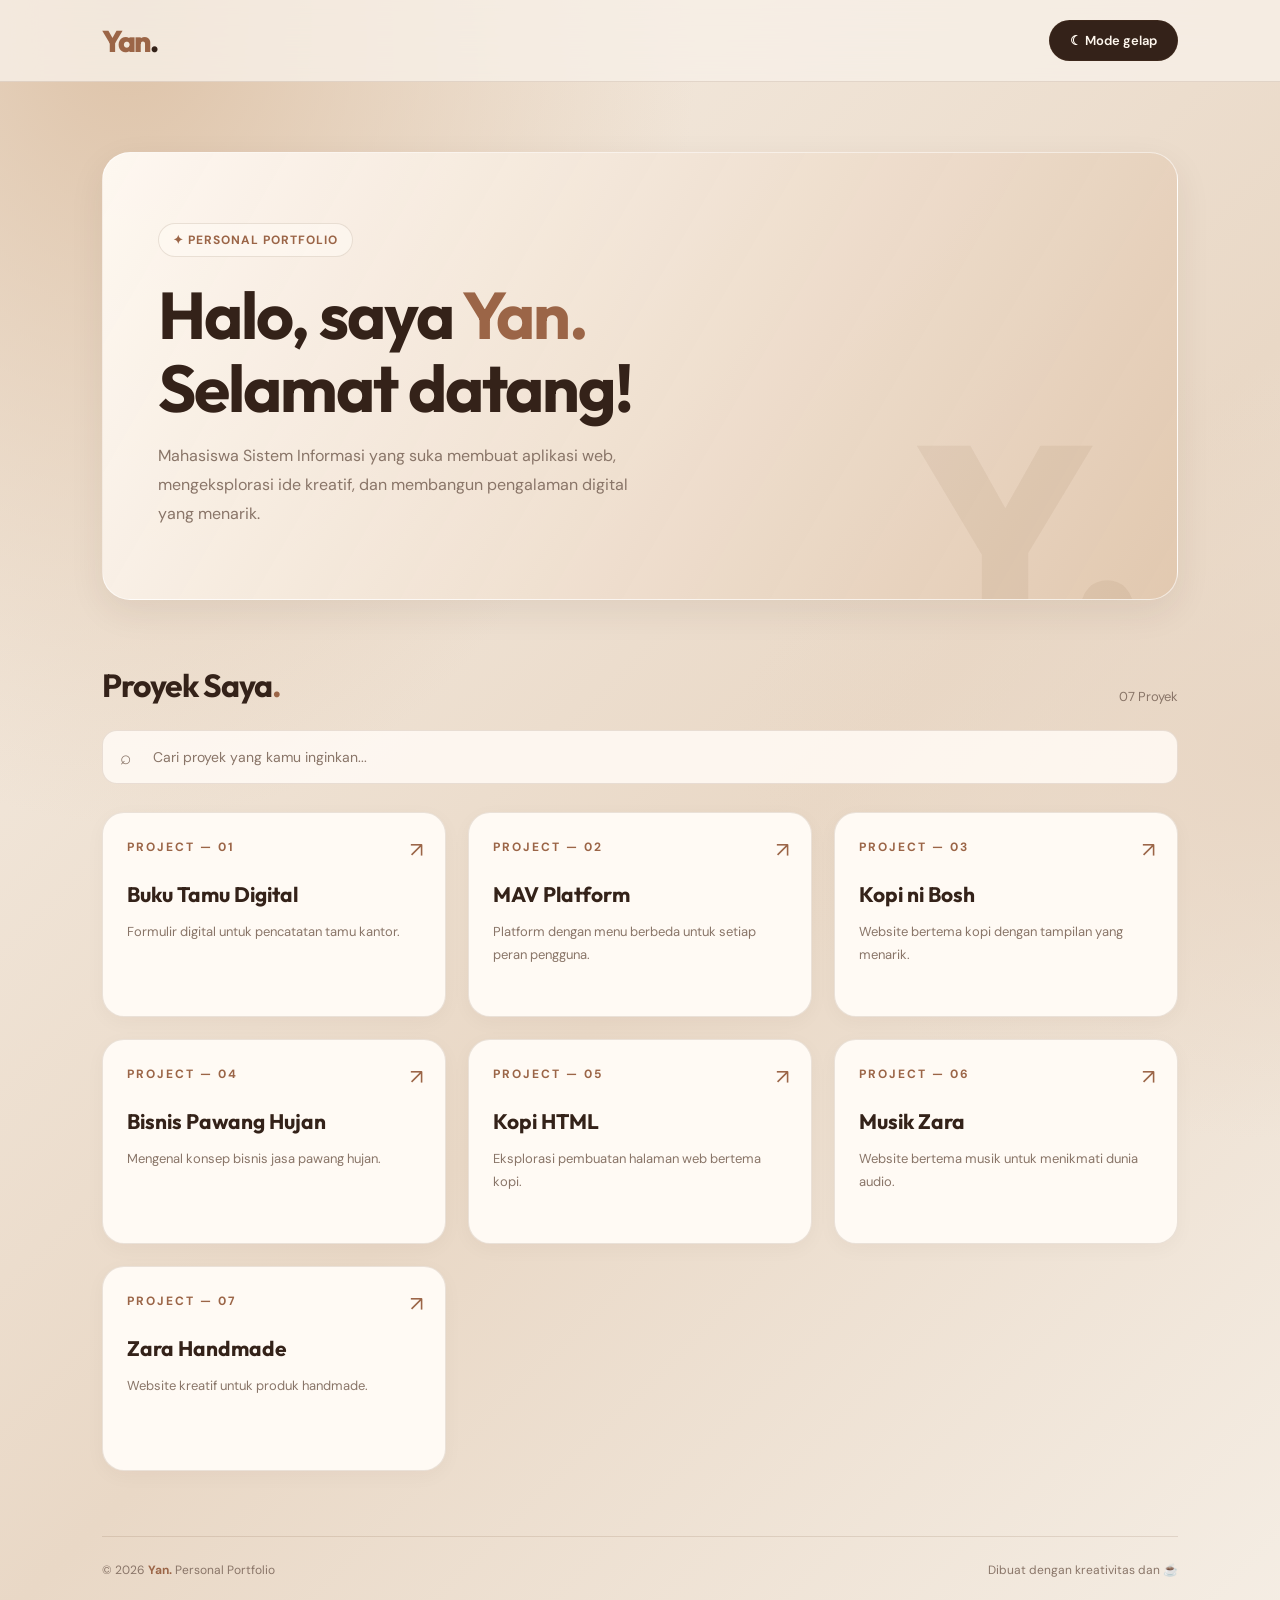
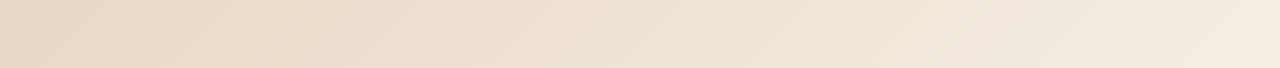
<file: index.html>
<!DOCTYPE html>
<html lang="id">
<head>
    <meta charset="UTF-8">
    <meta name="viewport" content="width=device-width, initial-scale=1.0">
    <title>Portofolio Yan</title>

    <link rel="preconnect" href="https://fonts.googleapis.com">
    <link href="https://fonts.googleapis.com/css2?family=DM+Sans:wght@400;500;600;700&family=Outfit:wght@400;500;600;700;800&display=swap" rel="stylesheet">

    <style>
        :root {
            --bg: #f5eee5;
            --card: #fffaf4;
            --text: #342219;
            --muted: #897568;
            --accent: #9b6547;
            --border: rgba(107, 70, 47, 0.14);
            --shadow: 0 12px 35px rgba(69, 42, 25, 0.08);
        }

        * {
            margin: 0;
            padding: 0;
            box-sizing: border-box;
        }

        html {
            scroll-behavior: smooth;
        }

        body {
            min-height: 100vh;
            font-family: 'DM Sans', sans-serif;
            color: var(--text);
            background:
                radial-gradient(ellipse at 10% 0%, #ddc2a7, transparent 35%),
                radial-gradient(ellipse at 100% 45%, #e8d6c4, transparent 30%),
                linear-gradient(135deg, #f7f0e7, #e9d8c6 55%, #f5eee5);
            transition: background 0.3s, color 0.3s;
        }

        /* HEADER */
        .header {
            position: sticky;
            top: 0;
            z-index: 10;
            display: flex;
            justify-content: space-between;
            align-items: center;
            padding: 20px 8%;
            background: rgba(247, 240, 231, 0.82);
            backdrop-filter: blur(18px);
            border-bottom: 1px solid var(--border);
        }

        .logo {
            font-family: 'Outfit', sans-serif;
            font-size: 30px;
            font-weight: 800;
            letter-spacing: -1.5px;
            color: var(--accent);
        }

        .logo span {
            color: var(--text);
        }

        #tombol-tema {
            padding: 11px 20px;
            border: 1px solid var(--border);
            border-radius: 50px;
            background: var(--text);
            color: #fff8ef;
            font-family: inherit;
            font-size: 13px;
            font-weight: 600;
            cursor: pointer;
            transition: 0.25s;
        }

        #tombol-tema:hover {
            background: var(--accent);
            transform: translateY(-2px);
        }

        /* KONTEN */
        .isi {
            width: min(1100px, 84%);
            margin: auto;
            padding: 70px 0 90px;
        }

        /* HERO */
        .perkenalan {
            position: relative;
            overflow: hidden;
            padding: 70px 55px;
            margin-bottom: 65px;
            border: 1px solid rgba(255, 255, 255, 0.6);
            border-radius: 28px;
            background: linear-gradient(
                120deg,
                rgba(255, 250, 244, 0.95),
                rgba(224, 198, 173, 0.88)
            );
            box-shadow: var(--shadow);
            animation: muncul 0.8s ease;
        }

        .label-atas {
            display: inline-block;
            margin-bottom: 22px;
            padding: 8px 14px;
            border: 1px solid var(--border);
            border-radius: 50px;
            color: var(--accent);
            background: rgba(255, 250, 244, 0.6);
            font-size: 12px;
            font-weight: 700;
            letter-spacing: 1px;
            text-transform: uppercase;
        }

        .perkenalan h1 {
            position: relative;
            z-index: 1;
            max-width: 650px;
            margin-bottom: 18px;
            font-family: 'Outfit', sans-serif;
            font-size: clamp(38px, 6vw, 66px);
            line-height: 1.1;
            letter-spacing: -2px;
        }

        .perkenalan h1 span {
            color: var(--accent);
        }

        .perkenalan p {
            position: relative;
            z-index: 1;
            max-width: 470px;
            color: var(--muted);
            font-size: 16px;
            line-height: 1.8;
        }

        .dekorasi {
            position: absolute;
            right: 30px;
            bottom: -65px;
            font-family: 'Outfit', sans-serif;
            font-size: 260px;
            font-weight: 800;
            line-height: 1;
            color: rgba(121, 77, 48, 0.08);
            pointer-events: none;
        }

        /* JUDUL */
        .judul-proyek {
            display: flex;
            justify-content: space-between;
            align-items: end;
            gap: 15px;
            margin-bottom: 25px;
        }

        .judul-proyek h2 {
            font-family: 'Outfit', sans-serif;
            font-size: 32px;
            letter-spacing: -1px;
        }

        .jumlah {
            color: var(--muted);
            font-size: 13px;
        }

        /* PENCARIAN */
        .pencarian {
            position: relative;
            margin-bottom: 28px;
        }

        .ikon-cari {
            position: absolute;
            top: 50%;
            left: 18px;
            transform: translateY(-50%);
            font-size: 19px;
            color: var(--muted);
        }

        #cari {
            display: block;
            width: 100%;
            padding: 17px 20px 17px 50px;
            border: 1px solid var(--border);
            border-radius: 15px;
            outline: none;
            background: rgba(255, 250, 244, 0.88);
            color: var(--text);
            font-family: inherit;
            font-size: 14px;
            transition: 0.25s;
        }

        #cari::placeholder {
            color: var(--muted);
        }

        #cari:focus {
            border-color: var(--accent);
            box-shadow: 0 0 0 4px rgba(155, 101, 71, 0.12);
        }

        /* KARTU PROYEK */
        .daftar-proyek {
            display: grid;
            grid-template-columns: repeat(3, minmax(0, 1fr));
            gap: 22px;
        }

        .kartu {
            position: relative;
            display: flex;
            min-height: 205px;
            flex-direction: column;
            justify-content: space-between;
            overflow: hidden;
            padding: 26px 24px;
            border: 1px solid var(--border);
            border-radius: 22px;
            background: var(--card);
            color: var(--text);
            text-decoration: none;
            box-shadow: 0 5px 20px rgba(69, 42, 25, 0.035);
            transition: transform 0.3s, box-shadow 0.3s,
                        border-color 0.3s;
            animation: muncul 0.6s ease both;
        }

        .kartu::before {
            content: "";
            position: absolute;
            top: 0;
            left: 0;
            width: 100%;
            height: 4px;
            background: linear-gradient(90deg, #75452d, #c69b77);
            transform: scaleX(0);
            transform-origin: left;
            transition: transform 0.3s;
        }

        .kartu:hover {
            transform: translateY(-7px);
            border-color: rgba(155, 101, 71, 0.4);
            box-shadow: 0 18px 35px rgba(69, 42, 25, 0.12);
        }

        .kartu:hover::before {
            transform: scaleX(1);
        }

        .nomor {
            margin-bottom: 25px;
            color: var(--accent);
            font-size: 12px;
            font-weight: 700;
            letter-spacing: 2px;
        }

        .kartu h3 {
            max-width: 85%;
            margin-bottom: 12px;
            font-family: 'Outfit', sans-serif;
            font-size: 21px;
            line-height: 1.35;
        }

        .kartu p {
            color: var(--muted);
            font-size: 13px;
            line-height: 1.8;
        }

        .panah {
            position: absolute;
            top: 23px;
            right: 22px;
            color: var(--accent);
            font-size: 21px;
            transition: transform 0.3s;
        }

        .kartu:hover .panah {
            transform: translate(4px, -4px);
        }

        /* PESAN PENCARIAN */
        .pesan-kosong {
            display: none;
            padding: 45px 15px;
            color: var(--muted);
            text-align: center;
            line-height: 1.8;
        }

        /* FOOTER */
        .footer {
            margin-top: 65px;
            padding-top: 25px;
            border-top: 1px solid var(--border);
            display: flex;
            justify-content: space-between;
            gap: 15px;
            flex-wrap: wrap;
            color: var(--muted);
            font-size: 12px;
        }

        .footer strong {
            color: var(--accent);
        }

        /* MODE GELAP */
        body.mode-gelap {
            --text: #f4e8dc;
            --muted: #bba795;
            --accent: #d6a27d;
            --card: #302219;
            --border: rgba(239, 215, 195, 0.12);
            --shadow: 0 12px 35px rgba(0, 0, 0, 0.15);

            background:
                radial-gradient(ellipse at 10% 0%, #4c3325, transparent 35%),
                radial-gradient(ellipse at 100% 45%, #3a291f, transparent 30%),
                linear-gradient(135deg, #211812, #302219 55%, #211812);
        }

        body.mode-gelap .header {
            background: rgba(33, 24, 18, 0.85);
        }

        body.mode-gelap .perkenalan {
            background: linear-gradient(120deg, #39281e, #4a3426);
            border-color: var(--border);
        }

        body.mode-gelap .label-atas {
            background: rgba(33, 24, 18, 0.45);
        }

        body.mode-gelap #cari {
            background: #302219;
            color: var(--text);
        }

        body.mode-gelap #tombol-tema {
            background: #ead6c3;
            color: #302219;
        }

        /* ANIMASI */
        @keyframes muncul {
            from {
                opacity: 0;
                transform: translateY(15px);
            }
            to {
                opacity: 1;
                transform: translateY(0);
            }
        }

        /* RESPONSIVE */
        @media (max-width: 900px) {
            .isi {
                width: 88%;
            }

            .daftar-proyek {
                grid-template-columns: repeat(2, minmax(0, 1fr));
            }

            .perkenalan {
                padding: 55px 35px;
            }
        }

        @media (max-width: 560px) {
            .header {
                padding: 17px 6%;
            }

            .logo {
                font-size: 26px;
            }

            #tombol-tema {
                padding: 10px 14px;
            }

            .isi {
                width: 90%;
                padding-top: 40px;
            }

            .perkenalan {
                padding: 42px 24px;
                margin-bottom: 45px;
                border-radius: 22px;
            }

            .perkenalan h1 {
                font-size: 42px;
                letter-spacing: -1.5px;
            }

            .perkenalan p {
                font-size: 14px;
            }

            .dekorasi {
                right: 0;
                font-size: 150px;
            }

            .judul-proyek h2 {
                font-size: 27px;
            }

            .daftar-proyek {
                grid-template-columns: 1fr;
                gap: 16px;
            }

            .kartu {
                min-height: 175px;
                padding: 24px;
            }

            .footer {
                flex-direction: column;
            }
        }
    </style>
</head>

<body>

    <!-- HEADER -->
    <header class="header">
        <h2 class="logo">Yan<span>.</span></h2>
        <button id="tombol-tema" type="button">
            ☾ Mode gelap
        </button>
    </header>

    <main class="isi">

        <!-- PERKENALAN -->
        <section class="perkenalan">
            <span class="label-atas">✦ Personal Portfolio</span>

            <h1>
                Halo, saya <span>Yan.</span><br>
                Selamat datang!
            </h1>

            <p>
                Mahasiswa Sistem Informasi yang suka membuat aplikasi web,
                mengeksplorasi ide kreatif, dan membangun pengalaman digital
                yang menarik.
            </p>

            <div class="dekorasi">Y.</div>
        </section>

        <!-- DAFTAR PROYEK -->
        <section id="proyek">
            <div class="judul-proyek">
                <h2>Proyek Saya<span style="color:var(--accent)">.</span></h2>
                <span class="jumlah" id="jumlah-proyek">07 Proyek</span>
            </div>

            <!-- PENCARIAN -->
            <div class="pencarian">
                <span class="ikon-cari">⌕</span>
                <input
                    type="text"
                    id="cari"
                    placeholder="Cari proyek yang kamu inginkan..."
                    aria-label="Cari proyek"
                >
            </div>

            <!-- KARTU -->
            <div class="daftar-proyek">

                <a class="kartu" href="buku-tamu-digital/index.html">
                    <div>
                        <div class="nomor">PROJECT — 01</div>
                        <h3>Buku Tamu Digital</h3>
                        <p>Formulir digital untuk pencatatan tamu kantor.</p>
                    </div>
                    <span class="panah">↗</span>
                </a>

                <a class="kartu" href="mav-platform/index.html">
                    <div>
                        <div class="nomor">PROJECT — 02</div>
                        <h3>MAV Platform</h3>
                        <p>Platform dengan menu berbeda untuk setiap peran pengguna.</p>
                    </div>
                    <span class="panah">↗</span>
                </a>

                <a class="kartu" href="web zara/kopinihbos/kopi-senja.html">
                    <div>
                        <div class="nomor">PROJECT — 03</div>
                        <h3>Kopi ni Bosh</h3>
                        <p>Website bertema kopi dengan tampilan yang menarik.</p>
                    </div>
                    <span class="panah">↗</span>
                </a>

                <a class="kartu" href="web zara/Pawang hujan/index.html">
                    <div>
                        <div class="nomor">PROJECT — 04</div>
                        <h3>Bisnis Pawang Hujan</h3>
                        <p>Mengenal konsep bisnis jasa pawang hujan.</p>
                    </div>
                    <span class="panah">↗</span>
                </a>

                <a class="kartu" href="web zara/pertemuan 11/kopi.html">
                    <div>
                        <div class="nomor">PROJECT — 05</div>
                        <h3>Kopi HTML</h3>
                        <p>Eksplorasi pembuatan halaman web bertema kopi.</p>
                    </div>
                    <span class="panah">↗</span>
                </a>

                <a class="kartu" href="web zara/websitemusikzara/index.html">
                    <div>
                        <div class="nomor">PROJECT — 06</div>
                        <h3>Musik Zara</h3>
                        <p>Website bertema musik untuk menikmati dunia audio.</p>
                    </div>
                    <span class="panah">↗</span>
                </a>

                <a class="kartu" href="web zara/ZARA_HANDMADE ppwd/index.html">
                    <div>
                        <div class="nomor">PROJECT — 07</div>
                        <h3>Zara Handmade</h3>
                        <p>Website kreatif untuk produk handmade.</p>
                    </div>
                    <span class="panah">↗</span>
                </a>

            </div>

            <p id="pesan-kosong" class="pesan-kosong">
                <strong>Yah, proyeknya belum ditemukan.</strong><br>
                Coba gunakan kata kunci yang lain, ya!
            </p>
        </section>

        <!-- FOOTER -->
        <footer class="footer">
            <p>© 2026 <strong>Yan.</strong> Personal Portfolio</p>
            <p>Dibuat dengan kreativitas dan ☕</p>
        </footer>

    </main>

    <script>
        const tombolTema = document.getElementById('tombol-tema');
        const inputCari = document.getElementById('cari');
        const kartuProyek = document.querySelectorAll('.kartu');
        const pesanKosong = document.getElementById('pesan-kosong');
        const jumlahProyek = document.getElementById('jumlah-proyek');

        // MODE GELAP DAN TERANG
        tombolTema.addEventListener('click', function () {
            document.body.classList.toggle('mode-gelap');

            const modeGelap =
                document.body.classList.contains('mode-gelap');

            tombolTema.textContent = modeGelap
                ? '☀ Mode terang'
                : '☾ Mode gelap';
        });

        // PENCARIAN PROYEK
        inputCari.addEventListener('input', function () {
            const kataKunci = inputCari.value.toLowerCase().trim();
            let jumlahTampil = 0;

            kartuProyek.forEach(function (kartu) {
                const teks = kartu.textContent.toLowerCase();
                const cocok = teks.includes(kataKunci);

                kartu.style.display = cocok ? 'flex' : 'none';

                if (cocok) {
                    jumlahTampil++;
                }
            });

            pesanKosong.style.display =
                jumlahTampil === 0 ? 'block' : 'none';

            jumlahProyek.textContent =
                String(jumlahTampil).padStart(2, '0') + ' Proyek';
        });
    </script>

</body>
</html>
</file>
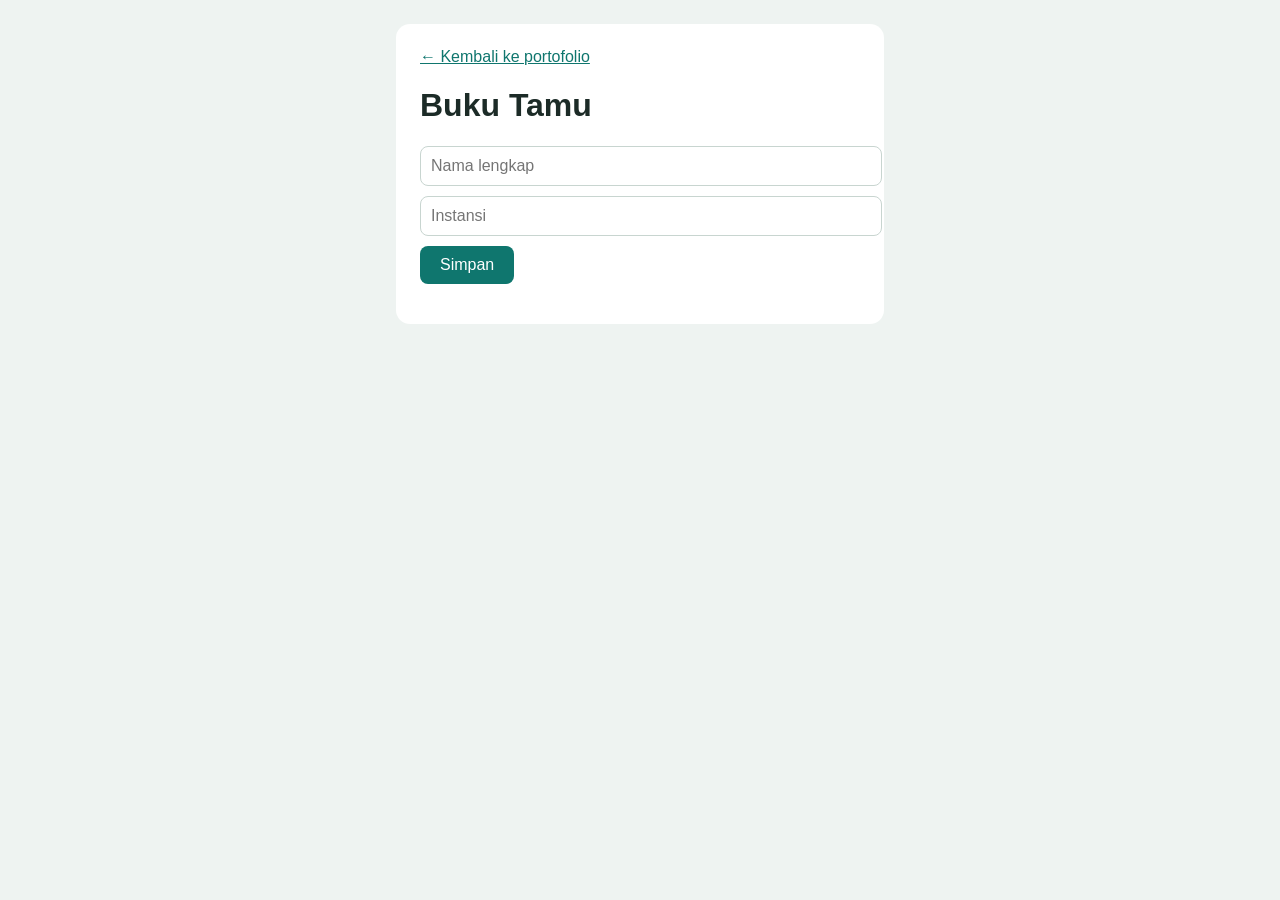
<file: buku-tamu-digital/index.html>
<!DOCTYPE html>
<html lang="id">

<head>
    <meta charset="UTF-8">
    <meta name="viewport" content="width=device-width, initial-scale=1">
    <title>Buku Tamu Digital</title>
    <link rel="stylesheet" href="style.css">
</head>

<body>
    <div class="kotak"> <!-- ../ artinya "naik satu folder", lalu buka index.html utama --> <a
            href="../index.html">&larr; Kembali ke portofolio</a>
        <h1>Buku Tamu</h1> <input id="nama" placeholder="Nama lengkap"> <input id="instansi" placeholder="Instansi">
        <button id="simpan">Simpan</button>
        <ul id="daftar"></ul>
    </div>
    <script src="script.js"></script>
</body>

</html>
</file>
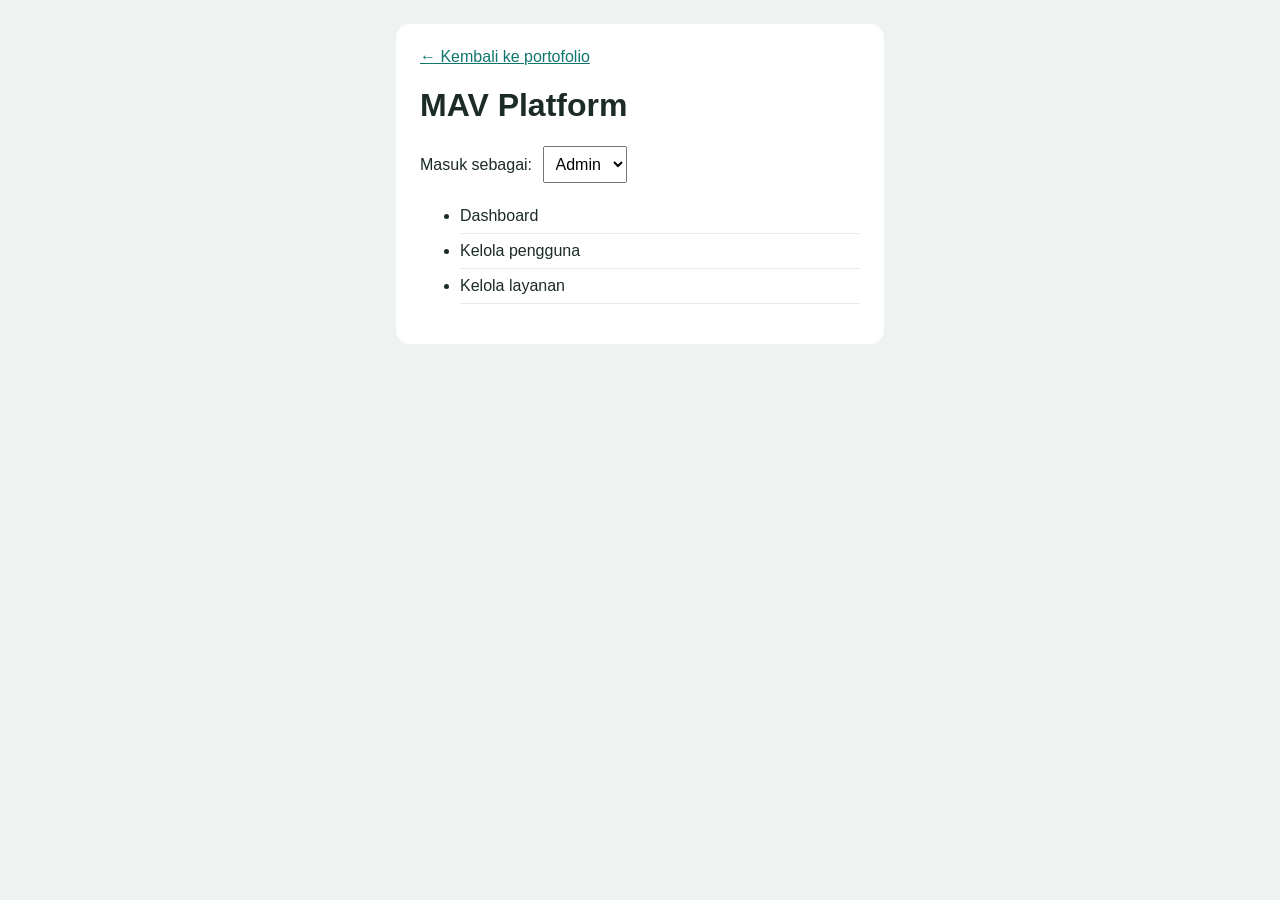
<file: mav-platform/index.html>
<!DOCTYPE html>
<html lang="id">

<head>
    <meta charset="UTF-8">
    <meta name="viewport" content="width=device-width, initial-scale=1">
    <title>MAV Platform</title>
    <link rel="stylesheet" href="style.css">
</head>

<body>
    <div class="kotak"> <a href="../index.html">&larr; Kembali ke portofolio</a>
        <h1>MAV Platform</h1> <label>Masuk sebagai: <select id="peran">
                <option value="admin">Admin</option>
                <option value="staf">Staf</option>
                <option value="tamu">Tamu</option>
            </select> </label>
        <ul id="menu"></ul>
    </div>
    <script src="script.js"></script>
</body>

</html>
</file>
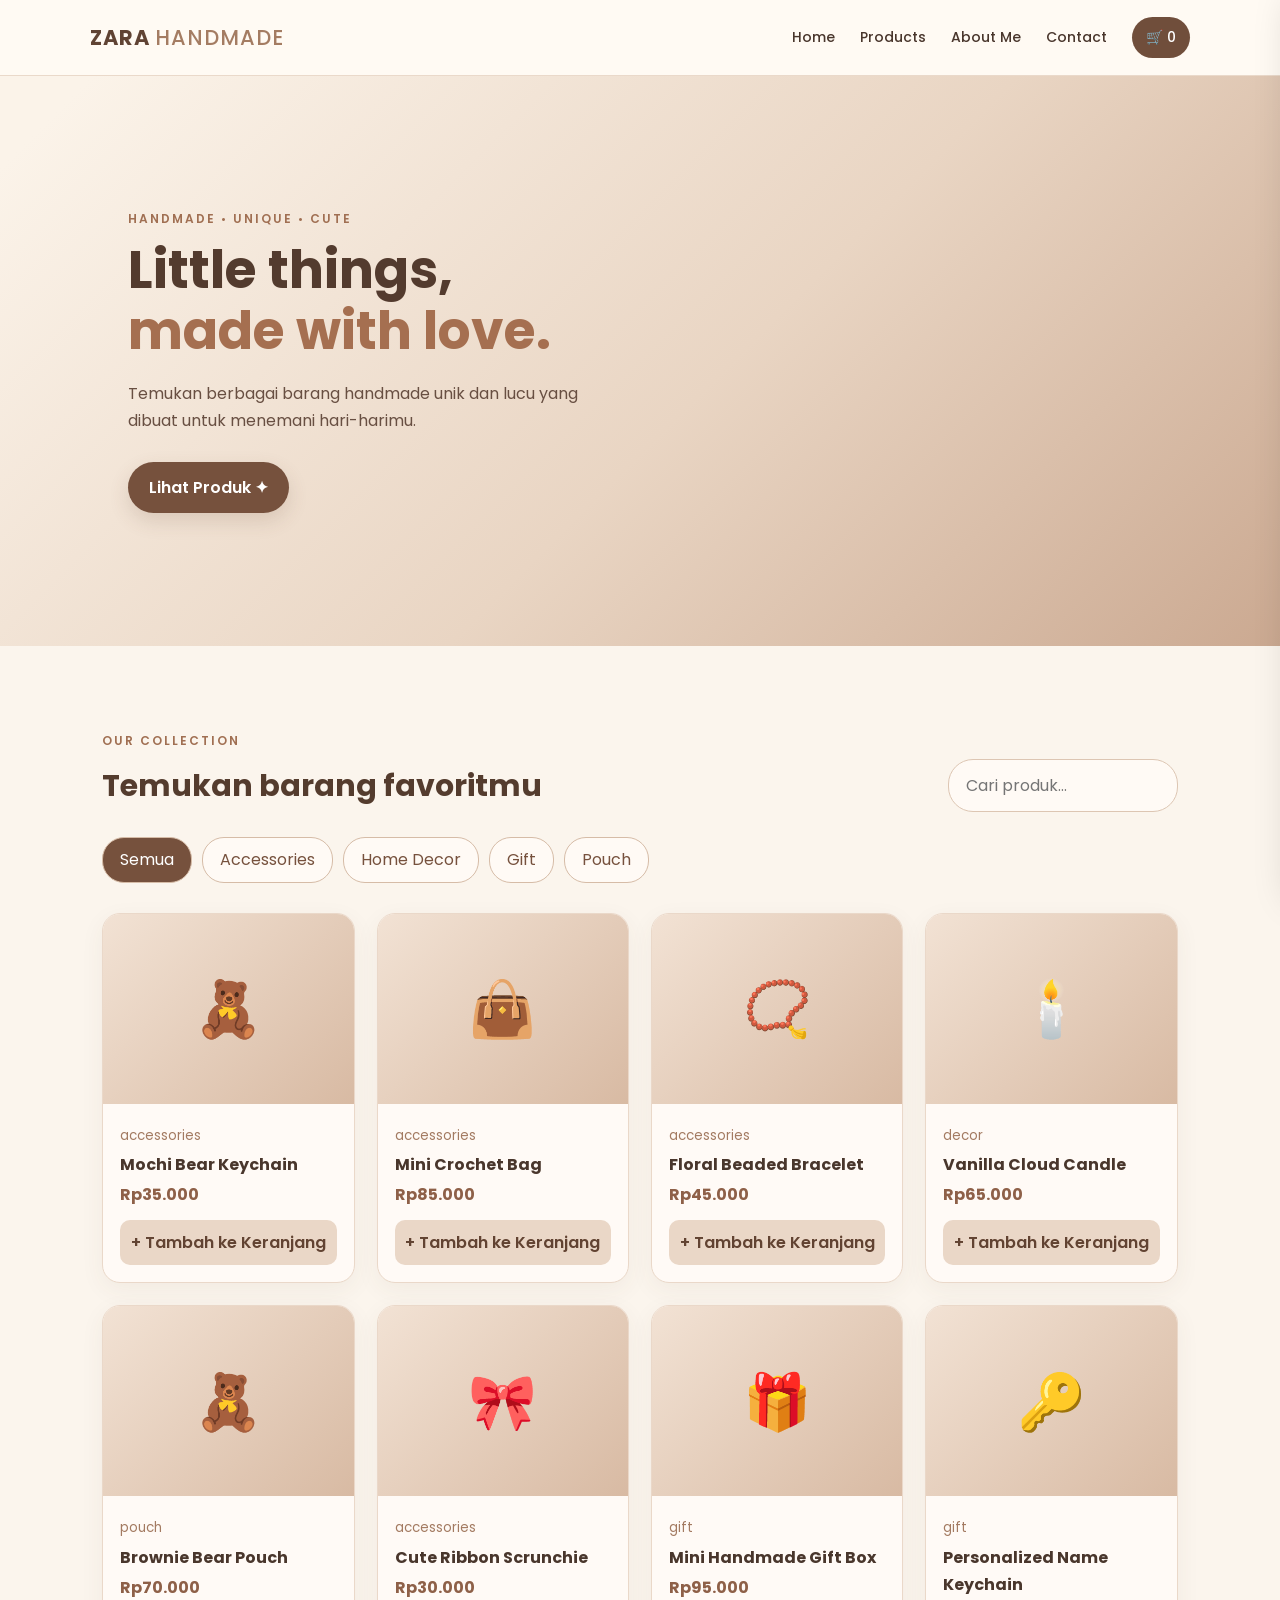
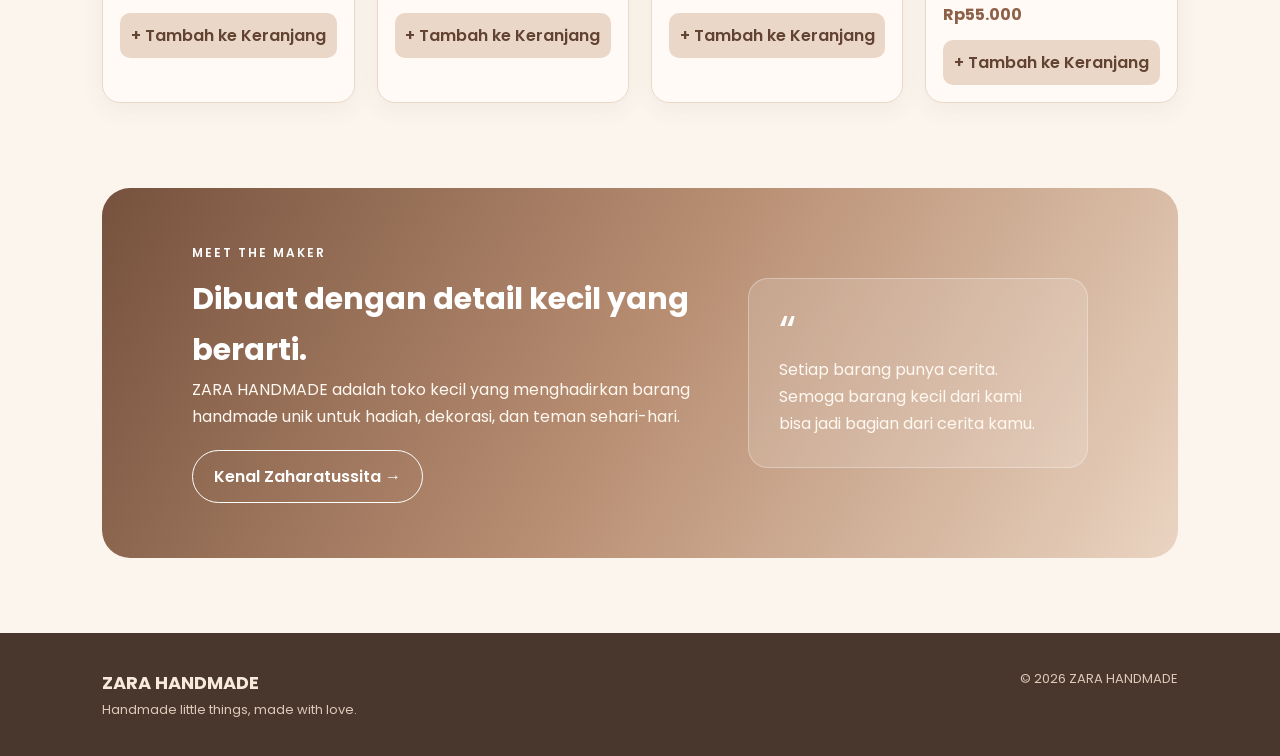
<file: web zara/ZARA_HANDMADE ppwd/index.html>
<!DOCTYPE html>
<html lang="id">
<head>
    
    <meta charset="UTF-8">
    <meta name="viewport" content="width=device-width, initial-scale=1.0">
    <title>ZARA HANDMADE | Handmade with Love</title>
    <link rel="preconnect" href="https://fonts.googleapis.com">
    <link rel="preconnect" href="https://fonts.gstatic.com" crossorigin>
    <link href="https://fonts.googleapis.com/css2?family=Poppins:wght@400;500;600;700&display=swap" rel="stylesheet">
    <link rel="stylesheet" href="style.css">
</head>
<body>

<header class="navbar">
    <a href="index.html" class="logo">ZARA <span>HANDMADE</span></a>
    <button class="menu-btn" id="menuBtn">☰</button>
    <nav id="navMenu">
        <a href="#home">Home</a>
        <a href="#produk">Products</a>
        <a href="profil.html">About Me</a>
        <a href="profil.html#kontak">Contact</a>
        <button id="btnCart" class="cart-btn">🛒 <span id="cartCount">0</span></button>
    </nav>
</header>

<main>
    <section class="hero" id="home">
        <div class="hero-text">
            <p class="eyebrow">HANDMADE • UNIQUE • CUTE</p>
            <h1>Little things,<br><span>made with love.</span></h1>
            <p>Temukan berbagai barang handmade unik dan lucu yang dibuat untuk menemani hari-harimu.</p>
            <a href="#produk" class="primary-btn">Lihat Produk ✦</a>
        </div>
        <div class="hero-card">
            <div class="hero-circle">♡</div>
            <p>made slowly<br>made specially</p>
        </div>
    </section>

    <section class="section" id="produk">
        <div class="section-heading">
            <div>
                <p class="eyebrow">OUR COLLECTION</p>
                <h2>Temukan barang favoritmu</h2>
            </div>
            <input type="text" id="searchInput" placeholder="Cari produk...">
        </div>

        <div class="filter-row">
            <button class="filter active" data-category="all">Semua</button>
            <button class="filter" data-category="accessories">Accessories</button>
            <button class="filter" data-category="decor">Home Decor</button>
            <button class="filter" data-category="gift">Gift</button>
            <button class="filter" data-category="pouch">Pouch</button>
        </div>

        <div class="product-grid" id="productList"></div>
    </section>

    <section class="mini-about">
        <div>
            <p class="eyebrow">MEET THE MAKER</p>
            <h2>Dibuat dengan detail kecil yang berarti.</h2>
            <p>ZARA HANDMADE adalah toko kecil yang menghadirkan barang handmade unik untuk hadiah, dekorasi, dan teman sehari-hari.</p>
            <a href="profil.html" class="outline-btn">Kenal Zaharatussita →</a>
        </div>
        <div class="quote-card">
            <span>“</span>
            <p>Setiap barang punya cerita. Semoga barang kecil dari kami bisa jadi bagian dari cerita kamu.</p>
        </div>
    </section>
</main>

<footer>
    <div>
        <h3>ZARA HANDMADE</h3>
        <p>Handmade little things, made with love.</p>
    </div>
    <p>© 2026 ZARA HANDMADE</p>
</footer>

<aside class="cart-sidebar" id="cartSidebar">
    <div class="cart-header">
        <h2>Your Cart</h2>
        <button id="closeCart">×</button>
    </div>
    <div id="cartItems" class="cart-items"></div>
    <div class="cart-summary">
        <div><span>Subtotal</span><strong id="subtotal">Rp0</strong></div>
        <div><span>Diskon</span><strong id="discount">Rp0</strong></div>
        <div class="total"><span>Total</span><strong id="total">Rp0</strong></div>
        <button id="checkoutBtn" class="primary-btn full">Checkout</button>
    </div>
</aside>

<div class="overlay" id="overlay"></div>
<div class="toast" id="toast">Produk ditambahkan ♡</div>

<div class="modal" id="buyerModal">
    <div class="modal-box">
        <button class="modal-close" id="closeModal">×</button>
        <p class="eyebrow">CHECKOUT</p>
        <h2>Data Pembeli</h2>
        <form id="buyerForm">
            <label>Nama Lengkap
                <input type="text" id="buyerName" placeholder="Nama kamu">
                <small id="nameError"></small>
            </label>
            <label>Alamat
                <textarea id="buyerAddress" placeholder="Alamat lengkap"></textarea>
                <small id="addressError"></small>
            </label>
            <label>No. HP
                <input type="text" id="buyerPhone" placeholder="08xxxxxxxxxx">
                <small id="phoneError"></small>
            </label>
            <button class="primary-btn full" type="submit">Pesan Sekarang ♡</button>
        </form>
    </div>
</div>

<script src="https://code.jquery.com/jquery-3.7.1.min.js"></script>
<script src="script.js"></script>
</body>
</html>
</file>
<file: buku-tamu-digital/style.css>
body {
    font-family: Arial, sans-serif;
    background: #eef3f1;
    margin: 0;
    padding: 24px;
    color: #1c2b27;
}

.kotak {
    max-width: 440px;
    margin: 0 auto;
    background: #fff;
    padding: 24px;
    border-radius: 14px;
}

a {
    color: #0f766e;
}

input {
    display: block;
    width: 100%;
    padding: 10px;
    margin: 10px 0;
    border: 1px solid #c8d5d0;
    border-radius: 8px;
    font-size: 1rem;
}

button {
    padding: 10px 20px;
    border: 0;
    border-radius: 8px;
    background: #0f766e;
    color: #fff;
    font-size: 1rem;
    cursor: pointer;
}

li {
    padding: 8px 0;
    border-bottom: 1px solid #e3ebe8;
}
</file>
<file: mav-platform/style.css>
body {
    font-family: Arial, sans-serif;
    background: #eef3f1;
    margin: 0;
    padding: 24px;
    color: #1c2b27;
}

.kotak {
    max-width: 440px;
    margin: 0 auto;
    background: #fff;
    padding: 24px;
    border-radius: 14px;
}

a {
    color: #0f766e;
}

select {
    padding: 8px;
    font-size: 1rem;
    margin-left: 6px;
}

li {
    padding: 8px 0;
    border-bottom: 1px solid #e3ebe8;
}
</file>
<file: web zara/ZARA_HANDMADE ppwd/style.css>
*{box-sizing:
    border-box;margin:
    0;padding:0}
html{
    scroll-behavior:
    smooth}
    
body{
    font-family:Poppins,sans-serif;
    background:#fbf5ed;color:#49362c;
    line-height:1.7}
a{
    text-decoration:none;
    color:inherit}
button,input,textarea{
    font:inherit}
.navbar{
    height:76px;
    padding:0 7%;
    display:flex;
    align-items:center;
    justify-content:space-between;
    background:rgba(255,250,244,.94);
    border-bottom:1px solid #ead9ca;
    position:sticky;
    top:0;z-index:20;
    backdrop-filter:blur(10px)}
.logo{
    font-size:21px;
    font-weight:700;
    letter-spacing:1px;color:#604333}
.logo span{
    font-weight:500;color:#a47c62}
.navbar nav{
    display:flex;
    align-items:center;
    gap:25px;
    font-size:14px;
    font-weight:500}
.navbar nav a{transition:.25s}
.navbar nav a:hover,.navbar nav .current{color:#a46f51}
.menu-btn{
    display:none;
    border:0;
    background:none;
    font-size:24px;
    color:#604333}
.cart-btn{
    border:0;
    background:#704e3b;
    color:#fff;
    padding:9px 14px;
    border-radius:30px;
    cursor:pointer}
.hero{
    min-height:570px;
    padding:80px 10%;
    display:flex;
    align-items:
    center;justify-content:
    space-between;gap:50px;
    background:linear-gradient(135deg,#fbf3e9 5%,#e9d5c3 55%,#cba991 100%);overflow:hidden}
.hero-text{max-width:600px}
.eyebrow{
    font-size:12px;
    letter-spacing:2px;
    color:#a06f52;
    font-weight:600;
    margin-bottom:10px}
.hero h1{
    font-size:52px;
    line-height:1.18;
    color:#533b2e;
    margin-bottom:18px}
.hero h1 span,.profile-hero h1 span{color:#a56f50}
.hero-text>p:not(.eyebrow){
    max-width:500px;
    margin-bottom:28px;
    color:#684f42}
.primary-btn,.outline-btn{
    display:inline-block;
    border:0;
    border-radius:30px;
    padding:12px 21px;
    cursor:pointer;
    font-weight:600;
    transition:.25s}
.primary-btn{
    background:#76513d;
    color:white;
    box-shadow:0 8px 20px rgba(101,69,51,.16)}
.primary-btn:hover{
    transform:translateY(-2px);
    background:#60402f}
.outline-btn{
    background:transparent;
    color:#76513d;
    border:1px solid #b68d72;
    margin-left:8px}
.outline-btn:hover{background:#fff8f0}
.hero-card{
    width:300px;
    height:300px;
    border-radius:45% 55% 50% 40%;
    background:linear-gradient(145deg,#fff8ef,#d8b69d);
    display:flex;
    flex-direction:column;
    align-items:center;
    justify-content:center;
    box-shadow:20px 25px 60px rgba(91,59,40,.16);
    transform:rotate(5deg)}
.hero-circle{
    width:105px;
    height:105px;
    border-radius:50%;
    background:#a77d62;
    color:#fff;
    font-size:55px;
    display:flex;
    align-items:center;
    justify-content:center;
    margin-bottom:15px}
.hero-card p{text-align:center;font-size:14px;color:#674b3b}
.section{padding:85px 8%}
.section-heading{
    display:flex;
    align-items:end;
    justify-content:space-between;
    gap:30px;
    margin-bottom:25px}
.section h2,.mini-about h2,.contact-section h2{font-size:30px;color:#543c2e}
#searchInput{
    width:230px;
    padding:12px 17px;
    border:1px solid #ddc6b3;
    border-radius:25px;
    background:#fffaf5;
    outline:none}
.filter-row{display:flex;gap:10px;flex-wrap:wrap;margin-bottom:30px}
.filter{
    border:1px solid #d6bca7;
    background:#fffaf5;
    color:#76513d;
    padding:8px 17px;
    border-radius:22px;
    cursor:pointer}
.filter.active,.filter:hover{background:#76513d;color:#fff}
.product-grid{display:grid;grid-template-columns:repeat(4,1fr);gap:22px}
.product-card{
    background:#fffaf6;
    border:1px solid #ead8c9;
    border-radius:18px;
    overflow:hidden;
    box-shadow:0 7px 25px rgba(91,61,43,.06);
    transition:.3s}
.product-card:hover{transform:translateY(-5px);box-shadow:0 13px 30px rgba(91,61,43,.12)}
.product-img{
    height:190px;
    background:linear-gradient(135deg,#f2e2d4,#d8baa3);
    display:flex;
    align-items:center;
    justify-content:center;
    font-size:55px}
.product-content{padding:17px}
.product-content small{color:#a37a61}
.product-content h3{font-size:16px;margin:3px 0}
.price{font-weight:700;color:#8e6048;margin-bottom:12px}
.add-btn{
    width:100%;
    border:0;
    border-radius:10px;
    padding:9px;
    background:#ead7c7;
    color:#624332;
    cursor:pointer;
    font-weight:600}
.add-btn:hover{background:#c9a58b;color:#fff}
.mini-about{
    margin:0 8% 75px;
    padding:55px 7%;
    border-radius:28px;
    background:linear-gradient(120deg,#76513d,#b98f73,#ead4c1);
    color:white;
    display:grid;
    grid-template-columns:1.5fr 1fr;
    gap:45px}
.mini-about .eyebrow,.mini-about h2{color:white}
.mini-about p{color:#fff8f1}
.mini-about .outline-btn{border-color:#fff;color:white;margin:20px 0 0}
.quote-card{
    padding:30px;
    background:rgba(255,255,255,.15);
    border:1px solid rgba(255,255,255,.3);
    border-radius:20px;
    align-self:center}
.quote-card span{font-size:45px;line-height:1}
footer{
    padding:35px 8%;
    background:#49362c;
    color:#f7e9dc;
    display:flex;
    justify-content:space-between;
    gap:20px}
footer h3{font-size:18px}
footer p{font-size:13px;color:#ddc9ba}
.cart-sidebar{
    position:fixed;
    right:-430px;
    top:0;
    width:410px;
    max-width:94%;
    height:100vh;
    background:#fffaf6;
    z-index:50;
    padding:25px;
    display:flex;
    flex-direction:column;
    transition:.35s;
    box-shadow:-10px 0 35px rgba(0,0,0,.15)}
.cart-sidebar.open{right:0}
.cart-header{
    display:flex;
    justify-content:space-between;
    align-items:center;
    border-bottom:1px solid #ead8c9;
    padding-bottom:15px}
.cart-header button,.modal-close{border:0;background:none;font-size:27px;cursor:pointer;color:#654536}
.cart-items{flex:1;overflow:auto;padding:15px 0}
.cart-item{display:flex;align-items:center;gap:12px;padding:13px 0;border-bottom:1px solid #eadfd6}
.cart-item .mini-img{
    width:55px;
    height:55px;
    border-radius:12px;
    background:#ead8ca;
    display:flex;
    align-items:center;
    justify-content:center;
    font-size:24px}
.cart-item h4{font-size:14px}.cart-item p{font-size:12px;color:#9a735c}
.qty{display:flex;align-items:center;gap:7px;margin-top:5px}
.qty button{border:0;background:#e9d8c9;border-radius:5px;width:23px;height:23px;cursor:pointer}
.remove{margin-left:auto;border:0;background:none;color:#b67a62;cursor:pointer}
.cart-summary>div{display:flex;justify-content:space-between;padding:5px 0}
.cart-summary .total{font-size:19px;border-top:1px solid #e5d4c5;margin-top:7px;padding-top:12px}
.full{width:100%;margin-top:15px}
.overlay{display:none;position:fixed;inset:0;background:rgba(53,35,26,.4);z-index:40}
.overlay.show{display:block}
.toast{
    position:fixed;
    bottom:25px;
    right:25px;
    background:#604333;
    color:white;
    padding:12px 18px;
    border-radius:12px;
    z-index:80;
    display:none}
.modal{
    display:none;
    position:fixed;
    inset:0;
    background:rgba(56,38,28,.45);
    z-index:70;
    align-items:center;
    justify-content:center;
    padding:20px}
.modal.show{display:flex}
.modal-box{
    background:#fffaf6;
    width:480px;
    max-width:100%;
    max-height:90vh;
    overflow:auto;
    border-radius:20px;
    padding:30px;
    position:relative;
    box-shadow:0 20px 60px rgba(55,35,25,.25)}
.modal-close{position:absolute;right:18px;top:12px}
.modal-box h2{margin-bottom:18px;color:#543c2e}
.modal-box label,.contact-form label{display:block;font-size:13px;font-weight:600;margin-bottom:13px}
.modal-box input,.modal-box textarea,.contact-form input,.contact-form textarea{
    width:100%;
    margin-top:5px;
    border:1px solid #dec9b8;
    background:#fffdf9;
    border-radius:10px;
    padding:11px 13px;
    outline:none;
    resize:vertical}
.modal-box input:focus,.modal-box textarea:focus,.contact-form input:focus,.contact-form textarea:focus{border-color:#a87a5e}
small{font-weight:400;color:#b24d42}
.profile-page{padding-bottom:30px}
.profile-hero{text-align:center;padding:75px 20px 45px;background:linear-gradient(135deg,#fbf2e8,#e6cfbc)}
.profile-hero h1{font-size:44px;line-height:1.2;color:#553c2e}
.profile-hero>p:last-child{max-width:580px;margin:15px auto 0;color:#735748}
.profile-card{
    width:900px;
    max-width:88%;
    margin:45px auto 85px;
    padding:40px;
    display:grid;
    grid-template-columns:260px 1fr;
    gap:45px;
    background:#fffaf5;
    border:1px solid #ead7c7;
    border-radius:25px;
    box-shadow:0 15px 45px rgba(93,61,42,.1)}
.profile-photo{
    height:260px;
    border-radius:50%;
    overflow:hidden;
    background:linear-gradient(145deg,#d7b49a,#8b624b);
    border:8px solid #f2e4d8;
    box-shadow:0 10px 25px rgba(91,60,42,.14)}
.profile-photo img{width:100%;height:100%;object-fit:cover}
.avatar-fallback{
    height:100%;
    display:none;
    align-items:center;
    justify-content:center;
    font-size:85px;
    color:white;
    font-weight:700}
.profile-info h2{
    font-size:31px;
    color:#563e30}
.profile-info h3{
    font-size:15px;
    color:#a06e51;
    margin-bottom:12px}
.profile-info>p:not(.eyebrow){
    font-size:14px;color:#715548}
.info-list{margin:17px 0;color:#705344;font-size:13px}
.skills{display:flex;flex-wrap:wrap;gap:8px;margin:18px 0}
.skills span{
    background:#ead9ca;
    color:#76513d;
    padding:6px 12px;
    border-radius:20px;
    font-size:11px}
.contact-section{
    width:900px;
    max-width:88%;
    margin:0 auto 80px;
    padding:45px;
    display:grid;
    grid-template-columns:1fr 1fr;
    gap:50px;
    border-radius:25px;
    background:linear-gradient(135deg,#f5e6d9,#e1c5ae)}
.contact-intro h2{font-size:30px;margin-bottom:10px}.contact-intro>p:last-child{font-size:14px;color:#735548}
.contact-form{background:#fffaf6;padding:25px;border-radius:18px}
.contact-form small{display:none}
.contact-form small.error{display:block}
.success-message{
    display:none;
    background:#e4f0df;
    color:#55734d;
    border-radius:9px;
    padding:9px;
    margin-top:12px;
    font-size:12px;
    text-align:
    center}
@media(max-width:900px){.product-grid{grid-template-columns:repeat(2,1fr)}.hero{padding:65px 8%}.hero h1{font-size:42px}.profile-card{grid-template-columns:1fr;text-align:center}.profile-photo{width:220px;height:220px;margin:auto}.skills{justify-content:center}.contact-section{grid-template-columns:1fr}.mini-about{grid-template-columns:1fr}}
@media(max-width:650px){.navbar{height:68px}.menu-btn{display:block}.navbar nav{display:none;position:absolute;top:68px;left:0;right:0;padding:18px 7%;background:#fffaf5;flex-direction:column;align-items:flex-start;border-bottom:1px solid #ead9ca}.navbar nav.open{display:flex}.hero{min-height:auto;flex-direction:column;text-align:center;padding:55px 7%}.hero h1{font-size:37px}.hero-card{width:230px;height:230px}.section{padding:60px 7%}.section-heading{display:block}.section-heading input{margin-top:15px;width:100%}.product-grid{grid-template-columns:1fr 1fr;gap:12px}.product-img{height:145px}.mini-about{margin:0 5% 55px;padding:35px 25px}.quote-card{display:none}footer{display:block;text-align:center}.cart-sidebar{width:360px}.profile-hero h1{font-size:35px}.profile-card,.contact-section{max-width:92%;padding:25px}.outline-btn{margin-left:0;margin-top:8px}}


/* Menghilangkan bulatan, ikon hati, dan tulisannya */
.hero-card {
    display: none;
}
</file>
